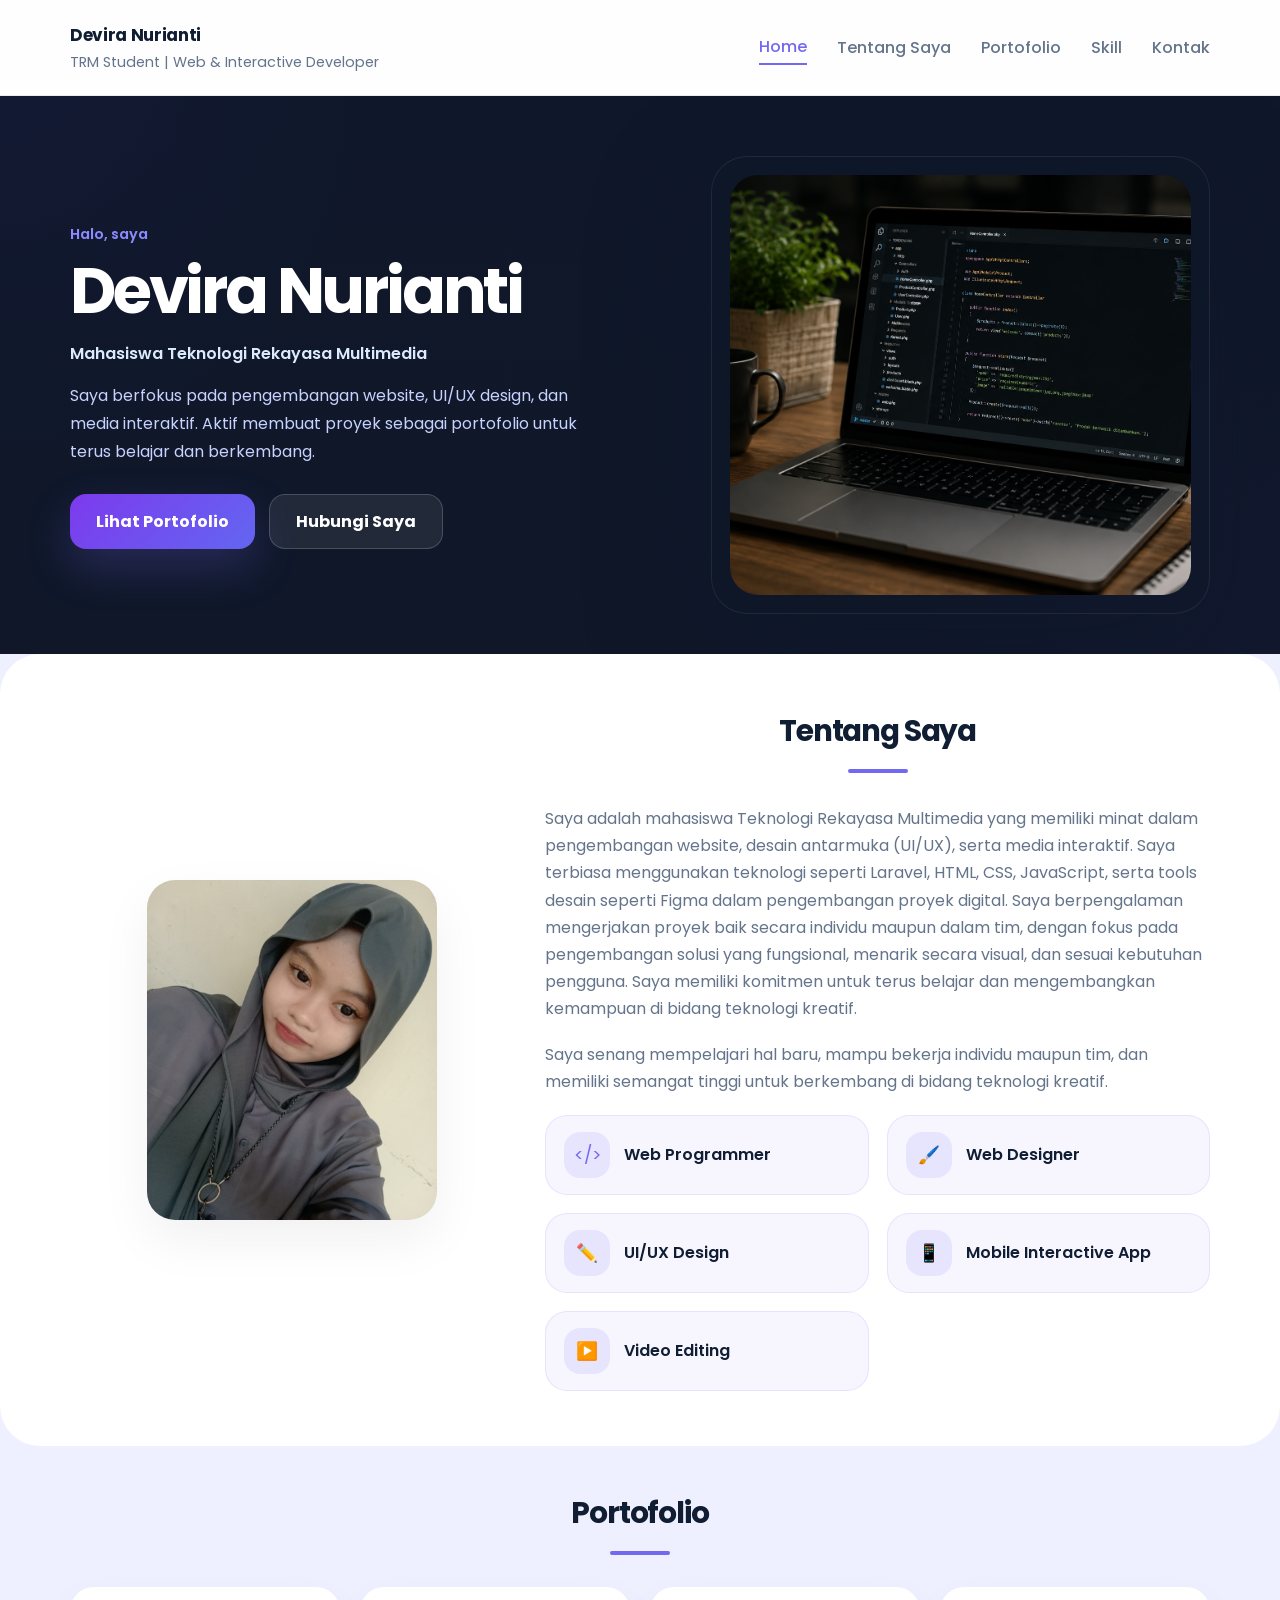
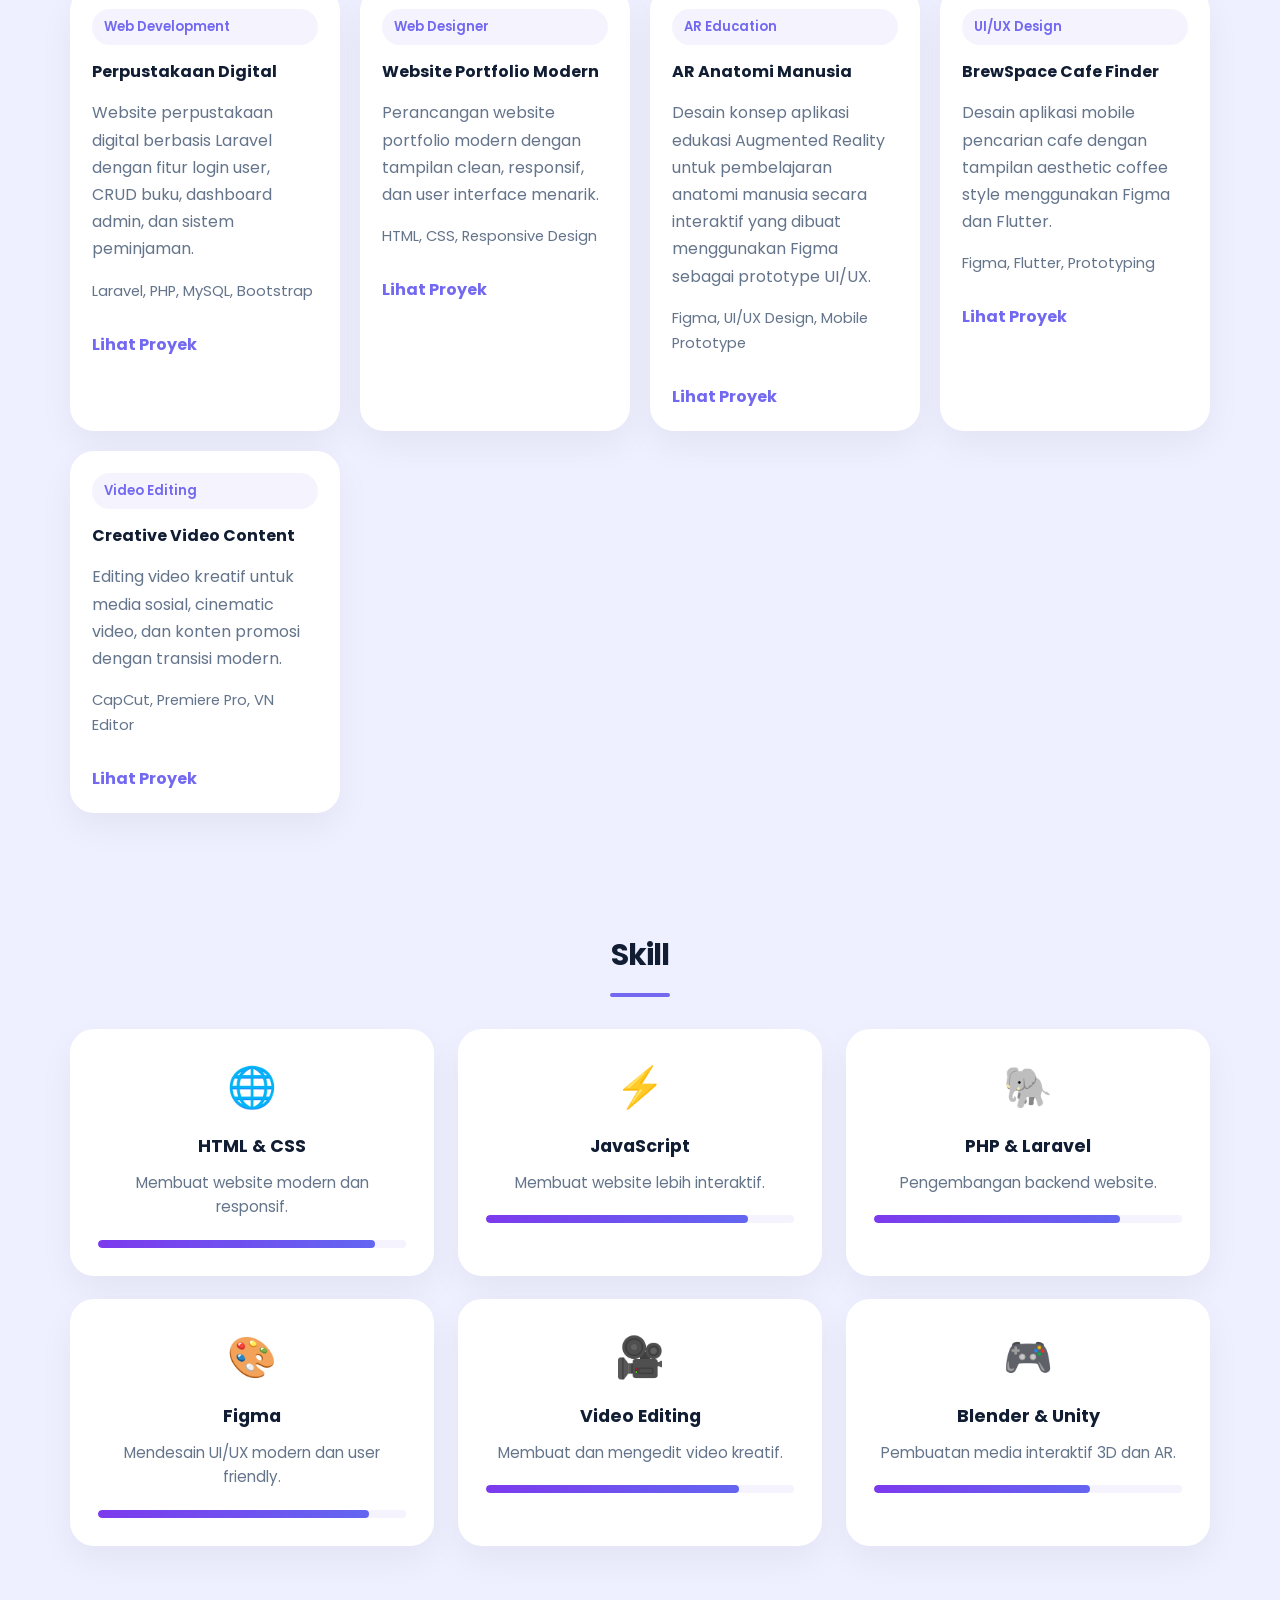
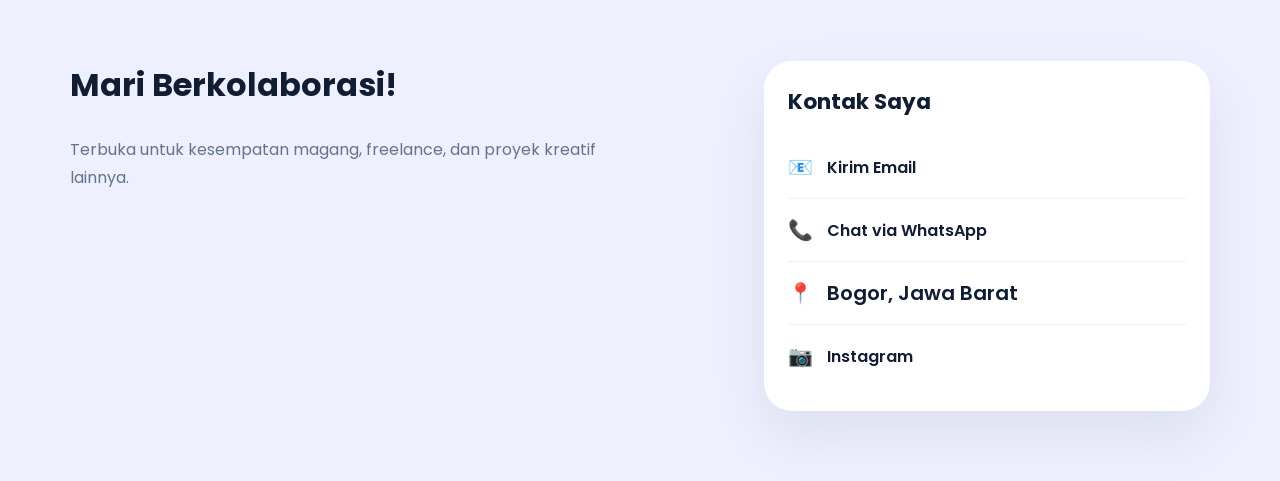
<file: index.html>
<!DOCTYPE html>
<html lang="id">
<head>
    <meta charset="UTF-8">
    <meta name="viewport" content="width=device-width, initial-scale=1.0">
    <title>Devira Nurianti | Portfolio</title>

    <!-- FONT -->
    <link rel="preconnect" href="https://fonts.googleapis.com">
    <link rel="preconnect" href="https://fonts.gstatic.com" crossorigin>
    <link href="https://fonts.googleapis.com/css2?family=Poppins:wght@400;500;600;700;800&display=swap" rel="stylesheet">

    <!-- CSS -->
    <link rel="stylesheet" href="style.css">
</head>

<body>

<!-- ================= HEADER ================= -->

<header class="site-header">

    <div class="container header-inner">

        <div class="brand">
            <div class="brand-title">Devira Nurianti</div>
            <div class="brand-subtitle">
                TRM Student | Web & Interactive Developer
            </div>
        </div>

        <button class="mobile-menu-toggle" aria-label="Buka menu" aria-expanded="false">
            <span></span>
            <span></span>
            <span></span>
        </button>

        <nav class="site-nav">
            <a href="#home" class="active">Home</a>
            <a href="#about">Tentang Saya</a>
            <a href="#portfolio">Portofolio</a>
            <a href="#skills">Skill</a>
            <a href="#contact">Kontak</a>
        </nav>

    </div>

    <!-- MOBILE NAV -->
    <div class="mobile-nav" id="mobileNav">
        <a href="#home">Home</a>
        <a href="#about">Tentang Saya</a>
        <a href="#portfolio">Portofolio</a>
        <a href="#skills">Skill</a>
        <a href="#contact">Kontak</a>
    </div>

</header>

<!-- ================= MAIN ================= -->

<main>

    <!-- ================= HERO ================= -->

    <section id="home" class="hero-section animate-up">

        <div class="container hero-grid">

            <div class="bubbles" aria-hidden="true">
                <span></span>
                <span></span>
                <span></span>
                <span></span>
                <span></span>
            </div>

            <!-- TEXT -->
            <div class="hero-copy">

                <span class="hero-label">Halo, saya</span>

                <h1>Devira Nurianti</h1>

                <p class="hero-subtitle">
                    Mahasiswa Teknologi Rekayasa Multimedia
                </p>

                <p class="hero-description">
                    Saya berfokus pada pengembangan website, UI/UX design,
                    dan media interaktif. Aktif membuat proyek sebagai
                    portofolio untuk terus belajar dan berkembang.
                </p>

                <div class="hero-actions">
                    <a href="#portfolio" class="button primary">
                        Lihat Portofolio
                    </a>

                    <a href="#contact" class="button secondary">
                        Hubungi Saya
                    </a>
                </div>

            </div>

            <!-- IMAGE -->
            <div class="hero-visual">

                <div class="hero-card">

                    <img src="images/laptop.png"
                         alt="Laptop"
                         class="hero-image">

                </div>

            </div>

        </div>

    </section>

    <!-- ================= ABOUT ================= -->

    <section id="about" class="section about-section animate-up">

        <div class="container about-grid">

            <!-- IMAGE -->
            <div class="about-image-card">

                <img src="images/gitu.jpeg"
                     alt="Foto Devira">

            </div>

            <!-- CONTENT -->
            <div class="about-content">

                <div class="section-heading">
                    <h2>Tentang Saya</h2>
                </div>

                <p>
                    Saya adalah mahasiswa Teknologi Rekayasa Multimedia yang memiliki minat dalam pengembangan website, desain antarmuka (UI/UX), serta media interaktif. Saya terbiasa menggunakan teknologi seperti Laravel, HTML, CSS, JavaScript, serta tools desain seperti Figma dalam pengembangan proyek digital.

Saya berpengalaman mengerjakan proyek baik secara individu maupun dalam tim, dengan fokus pada pengembangan solusi yang fungsional, menarik secara visual, dan sesuai kebutuhan pengguna. Saya memiliki komitmen untuk terus belajar dan mengembangkan kemampuan di bidang teknologi kreatif.
                </p>

                <p>
                    Saya senang mempelajari hal baru, mampu bekerja
                    individu maupun tim, dan memiliki semangat tinggi
                    untuk berkembang di bidang teknologi kreatif.
                </p>

                <!-- FEATURE -->
                <div class="feature-grid">

                    <div class="feature-card">
                        <span class="feature-icon">&lt;/&gt;</span>
                        <div>
                            <h3>Web Programmer</h3>
                        </div>
                    </div>

                    <div class="feature-card">
                        <span class="feature-icon">🖌️</span>
                        <div>
                            <h3>Web Designer</h3>
                        </div>
                    </div>

                    <div class="feature-card">
                        <span class="feature-icon">✏️</span>
                        <div>
                            <h3>UI/UX Design</h3>
                        </div>
                    </div>

                    <div class="feature-card">
                        <span class="feature-icon">📱</span>
                        <div>
                            <h3>Mobile Interactive App</h3>
                        </div>
                    </div>

                    <div class="feature-card">
                        <span class="feature-icon">▶️</span>
                        <div>
                            <h3>Video Editing</h3>
                        </div>
                    </div>

                </div>

            </div>

        </div>

    </section>

    <!-- ================= PORTFOLIO ================= -->

    <section id="portfolio" class="section portfolio-section animate-up">

        <div class="container">

            <div class="section-heading">
                <h2>Portofolio</h2>
            </div>

            <div class="portfolio-grid">

                <!-- CARD 1 -->
                <article class="portfolio-card">

                    <div class="portfolio-tag">
                        Web Development
                    </div>

                    <h3>Perpustakaan Digital</h3>

                    <p>
                        Website perpustakaan digital berbasis Laravel
                        dengan fitur login user, CRUD buku,
                        dashboard admin, dan sistem peminjaman.
                    </p>

                    <p class="portfolio-foot">
                        Laravel, PHP, MySQL, Bootstrap
                    </p>

                    <a href="project-website-pemesanan.html"
                       class="card-link">
                        Lihat Proyek
                    </a>

                </article>

                <!-- CARD 2 -->
                <article class="portfolio-card">

                    <div class="portfolio-tag">
                        Web Designer
                    </div>

                    <h3>Website Portfolio Modern</h3>

                    <p>
                        Perancangan website portfolio modern
                        dengan tampilan clean, responsif,
                        dan user interface menarik.
                    </p>

                    <p class="portfolio-foot">
                        HTML, CSS, Responsive Design
                    </p>

                    <a href="project-uiux.html"
                       class="card-link">
                        Lihat Proyek
                    </a>

                </article>

                <!-- CARD 3 -->
                <article class="portfolio-card">

                    <div class="portfolio-tag">
                        AR Education
                    </div>

                    <h3>AR Anatomi Manusia</h3>

                    <p>
                        Desain konsep aplikasi edukasi Augmented Reality
                         untuk pembelajaran anatomi manusia secara interaktif
                        yang dibuat menggunakan Figma sebagai prototype UI/UX.
                    </p>

                    <p class="portfolio-foot">
                         Figma, UI/UX Design, Mobile Prototype
                    </p>

                    <a href="project-tara.html"
                       class="card-link">
                        Lihat Proyek
                    </a>

                </article>

                <!-- CARD 4 -->
                <article class="portfolio-card">

                    <div class="portfolio-tag">
                        UI/UX Design
                    </div>

                    <h3>BrewSpace Cafe Finder</h3>

                    <p>
                        Desain aplikasi mobile pencarian cafe
                        dengan tampilan aesthetic coffee style
                        menggunakan Figma dan Flutter.
                    </p>

                    <p class="portfolio-foot">
                        Figma, Flutter, Prototyping
                    </p>

                    <a href="projek-mobile.html"
                       class="card-link">
                        Lihat Proyek
                    </a>

                </article>

                <!-- CARD 5 -->
                <article class="portfolio-card">

                    <div class="portfolio-tag">
                        Video Editing
                    </div>

                    <h3>Creative Video Content</h3>

                    <p>
                        Editing video kreatif untuk media sosial,
                        cinematic video, dan konten promosi
                        dengan transisi modern.
                    </p>

                    <p class="portfolio-foot">
                        CapCut, Premiere Pro, VN Editor
                    </p>

                    <a href="project-3d-vr.html"
                       class="card-link">
                        Lihat Proyek
                    </a>

                </article>

            </div>

        </div>

    </section>

    <!-- ================= SKILLS ================= -->

    <section id="skills" class="section skills-section animate-up">

        <div class="container">

            <div class="section-heading">
                <h2>Skill</h2>
            </div>

            <div class="skills-grid">

                <div class="skill-card">
                    <div class="skill-icon">🌐</div>
                    <h3>HTML & CSS</h3>
                    <p>Membuat website modern dan responsif.</p>

                    <div class="skill-level">
                        <div class="skill-bar" style="width: 90%;"></div>
                    </div>
                </div>

                <div class="skill-card">
                    <div class="skill-icon">⚡</div>
                    <h3>JavaScript</h3>
                    <p>Membuat website lebih interaktif.</p>

                    <div class="skill-level">
                        <div class="skill-bar" style="width: 85%;"></div>
                    </div>
                </div>

                <div class="skill-card">
                    <div class="skill-icon">🐘</div>
                    <h3>PHP & Laravel</h3>
                    <p>Pengembangan backend website.</p>

                    <div class="skill-level">
                        <div class="skill-bar" style="width: 80%;"></div>
                    </div>
                </div>

                <div class="skill-card">
                    <div class="skill-icon">🎨</div>
                    <h3>Figma</h3>
                    <p>Mendesain UI/UX modern dan user friendly.</p>

                    <div class="skill-level">
                        <div class="skill-bar" style="width: 88%;"></div>
                    </div>
                </div>

                <div class="skill-card">
                    <div class="skill-icon">🎥</div>
                    <h3>Video Editing</h3>
                    <p>Membuat dan mengedit video kreatif.</p>

                    <div class="skill-level">
                        <div class="skill-bar" style="width: 82%;"></div>
                    </div>
                </div>

                <div class="skill-card">
                    <div class="skill-icon">🎮</div>
                    <h3>Blender & Unity</h3>
                    <p>Pembuatan media interaktif 3D dan AR.</p>

                    <div class="skill-level">
                        <div class="skill-bar" style="width: 70%;"></div>
                    </div>
                </div>

            </div>

        </div>

    </section>

    <!-- ================= CONTACT ================= -->

    <section id="contact" class="section collaborate-section animate-up">

        <div class="container collaborate-grid">

            <!-- TEXT -->
            <div>

                <h2>Mari Berkolaborasi!</h2>

                <p>
                    Terbuka untuk kesempatan magang,
                    freelance, dan proyek kreatif lainnya.
                </p>

            </div>

            <!-- CONTACT -->
            <div class="contact-card">

                <h3>Kontak Saya</h3>

                    <div class="contact-item">
                    <span>📧</span>
                    <a href="https://mail.google.com/mail/?view=cm&fs=1&to=deviranurianti@gmail.com" target="_blank" rel="noopener noreferrer">
                        Kirim Email
                    </a>
                </div>

                <div class="contact-item">
                    <span>📞</span>
                    <a href="https://wa.me/qr/73N7Q6TLWQPTN1" target="_blank" rel="noopener noreferrer">
                        Chat via WhatsApp
                    </a>
                </div>

                <div class="contact-item">
                    <span>📍</span>
                    <span>Bogor, Jawa Barat</span>
                </div>

                <div class="contact-item">
                    <span>📷</span>
                    <a href="https://www.instagram.com/vrn.de?igsh=MTEzZW9iM2s1ejR0cQ==" target="_blank" rel="noopener noreferrer">
                        Instagram
                    </a>
                </div>

            </div>

        </div>

    </section>

</main>

<!-- JS -->
<script src="script.js"></script>

</body>
</html>
</file>
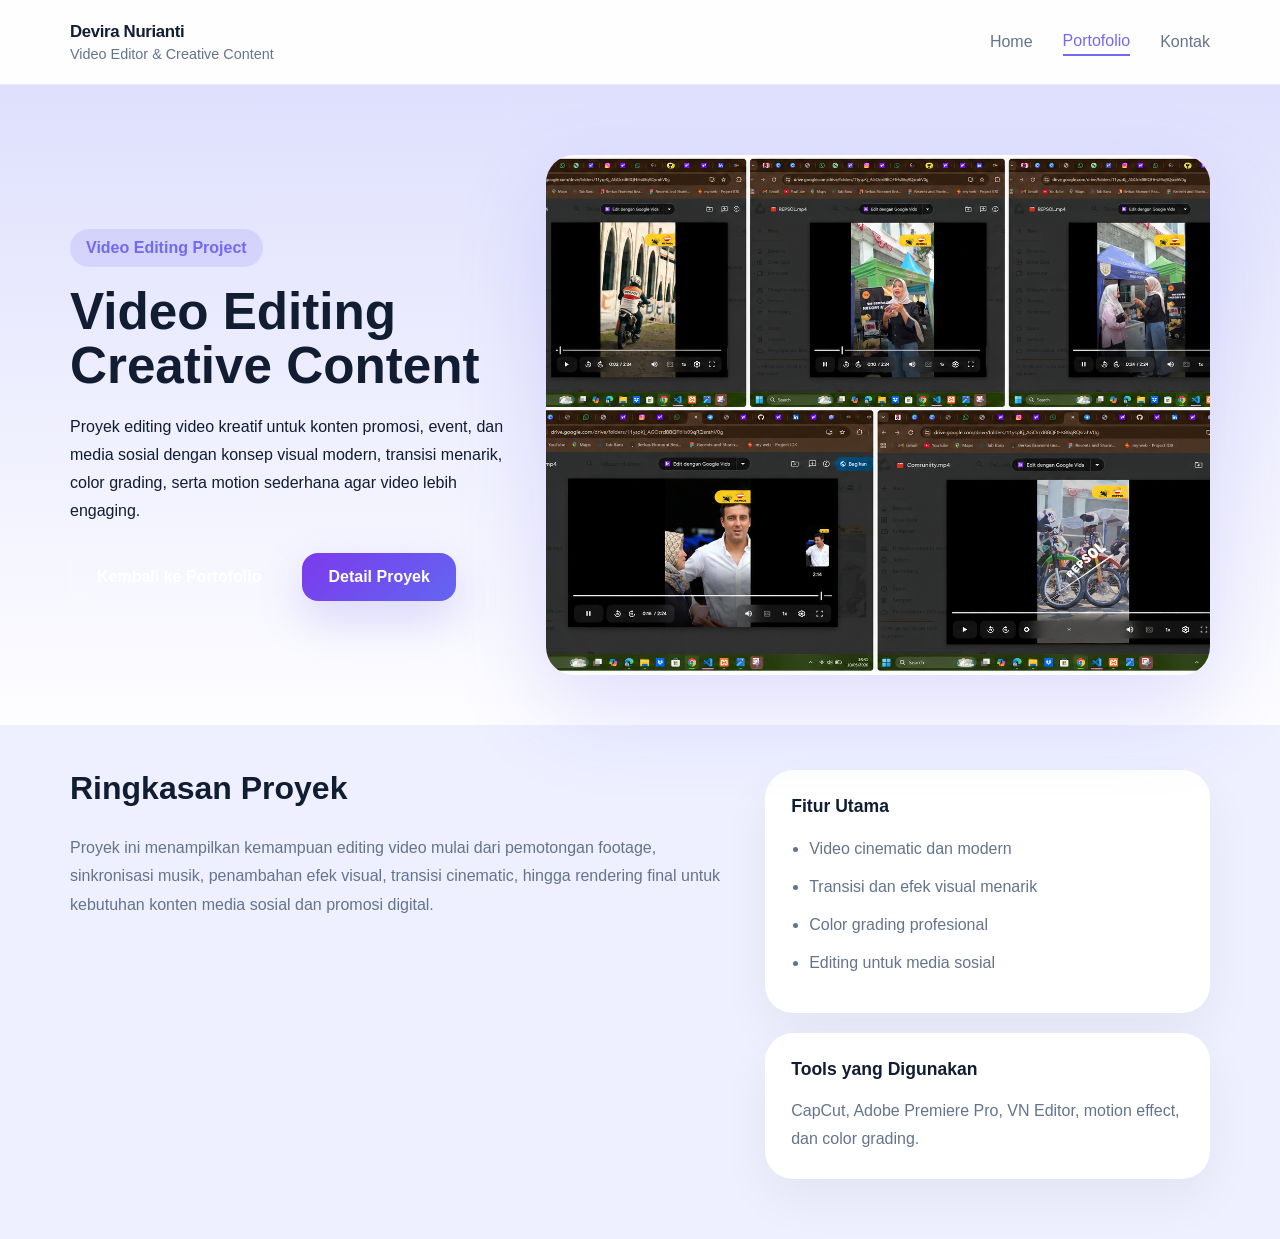
<file: project-3d-vr.html>
<!DOCTYPE html>
<html lang="id">
<head>
    <meta charset="UTF-8">
    <meta name="viewport" content="width=device-width, initial-scale=1.0">
    <title>Video Editing Creative Content | Devira Nurianti</title>
    <link rel="stylesheet" href="style.css">
</head>
<body>

<header class="site-header">
    <div class="container header-inner">

        <div class="brand">
            <div class="brand-title">Devira Nurianti</div>
            <div class="brand-subtitle">Video Editor & Creative Content</div>
        </div>

        <nav class="site-nav">
            <a href="index.html#home">Home</a>
            <a href="index.html#portfolio" class="active">Portofolio</a>
            <a href="index.html#contact">Kontak</a>
        </nav>

    </div>
</header>

<main>

    <section class="project-hero">
        <div class="container project-hero-grid">

            <div>

                <div class="project-badge">Video Editing Project</div>

                <h1>Video Editing Creative Content</h1>

                <p class="project-lead">
                    Proyek editing video kreatif untuk konten promosi, event,
                    dan media sosial dengan konsep visual modern, transisi menarik,
                    color grading, serta motion sederhana agar video lebih engaging.
                </p>

                <div class="hero-actions">
                    <a href="index.html#portfolio" class="button secondary">Kembali ke Portofolio</a>
                    <a href="#details" class="button primary">Detail Proyek</a>
                </div>

            </div>

            <div class="project-hero-card">
                <img src="images/editing.png" alt="Preview Video Editing" class="project-preview-image">
            </div>

        </div>
    </section>

    <section id="details" class="section project-section">
        <div class="container">

            <div class="project-info-grid">

                <div class="project-text">

                    <h2>Ringkasan Proyek</h2>

                    <p>
                        Proyek ini menampilkan kemampuan editing video mulai dari
                        pemotongan footage, sinkronisasi musik, penambahan efek visual,
                        transisi cinematic, hingga rendering final untuk kebutuhan
                        konten media sosial dan promosi digital.
                    </p>

                </div>

                <div class="project-list">

                    <div class="project-feature-card">
                        <h3>Fitur Utama</h3>
                        <ul>
                            <li>Video cinematic dan modern</li>
                            <li>Transisi dan efek visual menarik</li>
                            <li>Color grading profesional</li>
                            <li>Editing untuk media sosial</li>
                        </ul>
                    </div>

                    <div class="project-feature-card">
                        <h3>Tools yang Digunakan</h3>
                        <p>
                            CapCut, Adobe Premiere Pro, VN Editor,
                            motion effect, dan color grading.
                        </p>
                    </div>

                </div>

            </div>

        </div>
    </section>

</main>

</body>
</html>
</file>
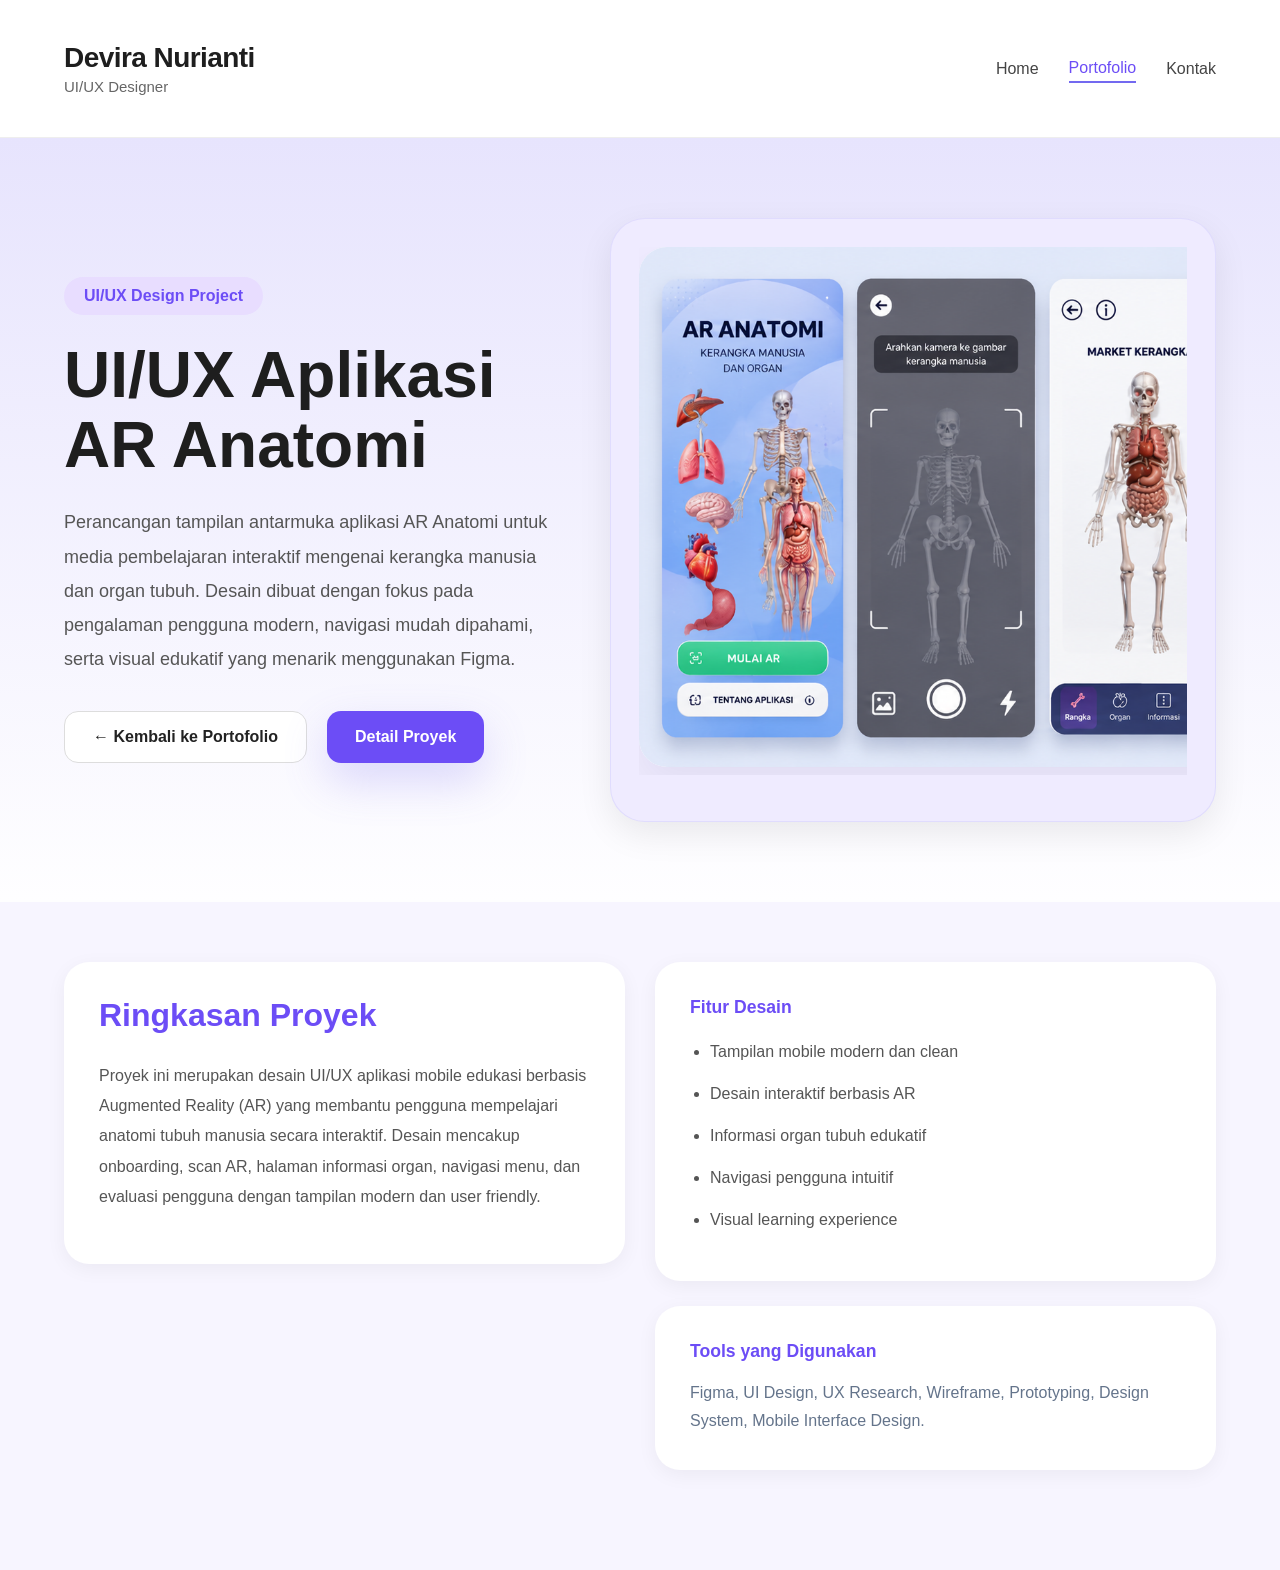
<file: project-tara.html>
<!DOCTYPE html>
<html lang="id">
<head>
    <meta charset="UTF-8">
    <meta name="viewport" content="width=device-width, initial-scale=1.0">
    <title>UI/UX Design Aplikasi AR Anatomi | Devira Nurianti</title>

    <link rel="stylesheet" href="style.css">

    <style>

        body{
            margin:0;
            font-family: 'Poppins', sans-serif;
            background:#f7f5ff;
            color:#1e1e1e;
        }

        .container{
            width:90%;
            max-width:1300px;
            margin:auto;
        }

        /* HEADER */

        .site-header{
            background:#fff;
            padding:20px 0;
            border-bottom:1px solid #eee;
        }

        .header-inner{
            display:flex;
            justify-content:space-between;
            align-items:center;
        }

        .brand-title{
            font-size:28px;
            font-weight:700;
        }

        .brand-subtitle{
            color:#666;
            font-size:15px;
        }

        .site-nav{
            display:flex;
            gap:30px;
        }

        .site-nav a{
            text-decoration:none;
            color:#444;
            font-weight:500;
        }

        .site-nav a.active{
            color:#6c4df6;
        }

        /* HERO */

        .project-hero{
            padding:80px 0;
        }

        .project-hero-grid{
            display:grid;
            grid-template-columns:0.9fr 1.1fr;
            gap:50px;
            align-items:center;
        }

        .project-badge{
            display:inline-block;
            padding:10px 20px;
            border-radius:50px;
            background:#e8ddff;
            color:#6c4df6;
            font-weight:600;
            margin-bottom:25px;
        }

        .project-hero h1{
            font-size:64px;
            line-height:1.1;
            margin-bottom:25px;
        }

        .project-lead{
            color:#555;
            line-height:1.9;
            font-size:18px;
        }

        .hero-actions{
            margin-top:35px;
            display:flex;
            gap:20px;
        }

        .button{
            padding:16px 28px;
            border-radius:14px;
            text-decoration:none;
            font-weight:600;
            transition:.3s;
        }

        .button.primary{
            background:#6c4df6;
            color:#fff;
        }

        .button.secondary{
            background:#fff;
            color:#222;
            border:1px solid #ddd;
        }

        .button:hover{
            transform:translateY(-3px);
        }

        /* IMAGE PANEL */

        .project-preview-panel{
            background:#efebff;
            padding:28px;
            border-radius:35px;
            box-shadow:0 12px 34px rgba(0,0,0,0.08);
        }

        .project-preview-slider{
            display:flex;
            gap:18px;
            overflow-x:auto;
            padding-bottom:8px;
            scroll-snap-type:x mandatory;
            -webkit-overflow-scrolling:touch;
        }

        .slide-card{
            min-width:280px;
            flex:0 0 auto;
            border-radius:28px;
            overflow:hidden;
            background:#fff;
            box-shadow:0 18px 40px rgba(15,23,42,0.06);
            scroll-snap-align:center;
        }

        .slide-card img{
            width:100%;
            height:520px;
            object-fit:cover;
            display:block;
        }

        .project-image-caption{
            margin-top:18px;
            color:#555;
            font-size:0.95rem;
            text-align:right;
            font-weight:600;
        }

        /* DETAIL */

        .project-section{
            padding:60px 0 100px;
        }

        .project-info-grid{
            display:grid;
            grid-template-columns:1fr 1fr;
            gap:30px;
        }

        .project-text,
        .project-feature-card{
            background:#fff;
            padding:35px;
            border-radius:25px;
            box-shadow:0 5px 20px rgba(0,0,0,0.05);
        }

        .project-text h2,
        .project-feature-card h3{
            margin-top:0;
            color:#6c4df6;
        }

        .project-text p{
            line-height:1.9;
            color:#555;
        }

        .project-feature-card ul{
            padding-left:20px;
            line-height:2;
            color:#555;
        }

        .project-list{
            display:flex;
            flex-direction:column;
            gap:25px;
        }

        /* RESPONSIVE */

        @media(max-width:992px){

            .project-hero-grid,
            .project-info-grid{
                grid-template-columns:1fr;
            }

            .project-hero h1{
                font-size:42px;
            }

        }

    </style>

</head>
<body>

<header class="site-header">

    <div class="container header-inner">

        <div class="brand">
            <div class="brand-title">Devira Nurianti</div>
            <div class="brand-subtitle">UI/UX Designer</div>
        </div>

        <nav class="site-nav">
            <a href="index.html#home">Home</a>
            <a href="index.html#portfolio" class="active">Portofolio</a>
            <a href="index.html#contact">Kontak</a>
        </nav>

    </div>

</header>

<main>

    <!-- HERO -->
    <section class="project-hero">

        <div class="container project-hero-grid">

            <div>

                <div class="project-badge">
                    UI/UX Design Project
                </div>

                <h1>
                    UI/UX Aplikasi AR Anatomi
                </h1>

                <p class="project-lead">
                    Perancangan tampilan antarmuka aplikasi AR Anatomi
                    untuk media pembelajaran interaktif mengenai kerangka manusia
                    dan organ tubuh. Desain dibuat dengan fokus pada pengalaman
                    pengguna modern, navigasi mudah dipahami, serta visual edukatif
                    yang menarik menggunakan Figma.
                </p>

                <div class="hero-actions">

                    <a href="index.html#portfolio" class="button secondary">
                        ← Kembali ke Portofolio
                    </a>

                    <a href="#details" class="button primary">
                        Detail Proyek
                    </a>

                </div>

            </div>

            <!-- IMAGE -->
            <div class="project-preview-panel">
                <div class="project-preview-slider">
                    <div class="slide-card">
                        <img src="images/rangka.png" alt="Slide 1" />
                    </div>
                
                </div>
                <div class="project-image-caption"></div>
            </div>

        </div>

    </section>

    <!-- DETAIL -->
    <section id="details" class="project-section">

        <div class="container">

            <div class="project-info-grid">

                <div class="project-text">

                    <h2>Ringkasan Proyek</h2>

                    <p>
                        Proyek ini merupakan desain UI/UX aplikasi mobile edukasi
                        berbasis Augmented Reality (AR) yang membantu pengguna
                        mempelajari anatomi tubuh manusia secara interaktif.
                        Desain mencakup onboarding, scan AR, halaman informasi organ,
                        navigasi menu, dan evaluasi pengguna dengan tampilan modern
                        dan user friendly.
                    </p>

                </div>

                <div class="project-list">

                    <div class="project-feature-card">

                        <h3>Fitur Desain</h3>

                        <ul>
                            <li>Tampilan mobile modern dan clean</li>
                            <li>Desain interaktif berbasis AR</li>
                            <li>Informasi organ tubuh edukatif</li>
                            <li>Navigasi pengguna intuitif</li>
                            <li>Visual learning experience</li>
                        </ul>

                    </div>

                    <div class="project-feature-card">

                        <h3>Tools yang Digunakan</h3>

                        <p>
                            Figma, UI Design, UX Research, Wireframe,
                            Prototyping, Design System, Mobile Interface Design.
                        </p>

                    </div>

                </div>

            </div>

        </div>

    </section>

</main>

</body>
</html>
</file>
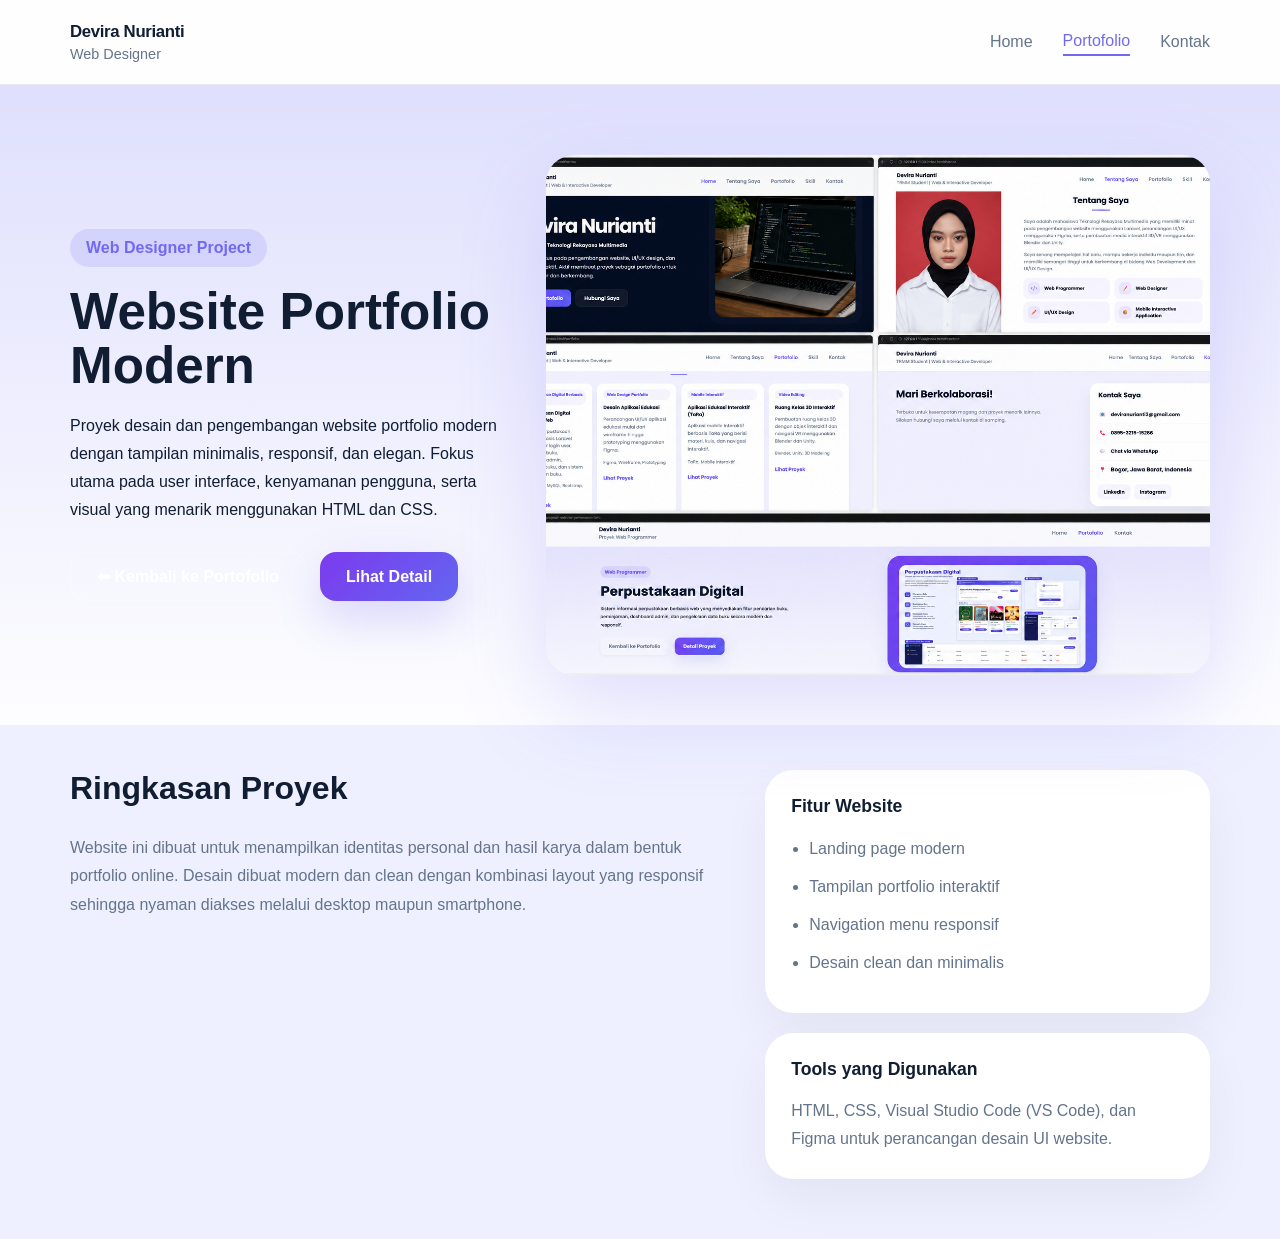
<file: project-uiux.html>
<!DOCTYPE html>
<html lang="id">
<head>
    <meta charset="UTF-8">
    <meta name="viewport" content="width=device-width, initial-scale=1.0">
    <title>Web Designer Portfolio | Devira Nurianti</title>
    <link rel="stylesheet" href="style.css">
</head>
<body>

<header class="site-header">
    <div class="container header-inner">

        <div class="brand">
            <div class="brand-title">Devira Nurianti</div>
            <div class="brand-subtitle">Web Designer</div>
        </div>

        <nav class="site-nav">
            <a href="index.html#home">Home</a>
            <a href="index.html#portfolio" class="active">Portofolio</a>
            <a href="index.html#contact">Kontak</a>
        </nav>

    </div>
</header>

<main>

    <!-- HERO SECTION -->
    <section class="project-hero">
        <div class="container project-hero-grid">

            <div>

                <div class="project-badge">Web Designer Project</div>

                <h1>Website Portfolio Modern</h1>

                <p class="project-lead">
                    Proyek desain dan pengembangan website portfolio modern dengan tampilan
                    minimalis, responsif, dan elegan. Fokus utama pada user interface,
                    kenyamanan pengguna, serta visual yang menarik menggunakan HTML dan CSS.
                </p>

                <div class="hero-actions">
                    <a href="index.html#portfolio" class="button secondary">⬅ Kembali ke Portofolio</a>
                    <a href="#details" class="button primary">Lihat Detail</a>
                </div>

            </div>

            <div class="project-hero-card">
                <img src="images/protofolio.png" alt="Preview Website Portfolio" class="project-preview-image">
            </div>

        </div>
    </section>

    <!-- DETAIL SECTION -->
    <section id="details" class="section project-section">
        <div class="container">

            <div class="project-info-grid">

                <div class="project-text">

                    <h2>Ringkasan Proyek</h2>

                    <p>
                        Website ini dibuat untuk menampilkan identitas personal dan hasil karya
                        dalam bentuk portfolio online. Desain dibuat modern dan clean dengan
                        kombinasi layout yang responsif sehingga nyaman diakses melalui desktop
                        maupun smartphone.
                    </p>

                </div>

                <div class="project-list">

                    <div class="project-feature-card">
                        <h3>Fitur Website</h3>
                        <ul>
                            <li>Landing page modern</li>
                            <li>Tampilan portfolio interaktif</li>
                            <li>Navigation menu responsif</li>
                            <li>Desain clean dan minimalis</li>
                        </ul>
                    </div>

                    <div class="project-feature-card">
                        <h3>Tools yang Digunakan</h3>
                        <p>
                            HTML, CSS, Visual Studio Code (VS Code),
                            dan Figma untuk perancangan desain UI website.
                        </p>
                    </div>

                </div>

            </div>

        </div>
    </section>

</main>

</body>
</html>
</file>
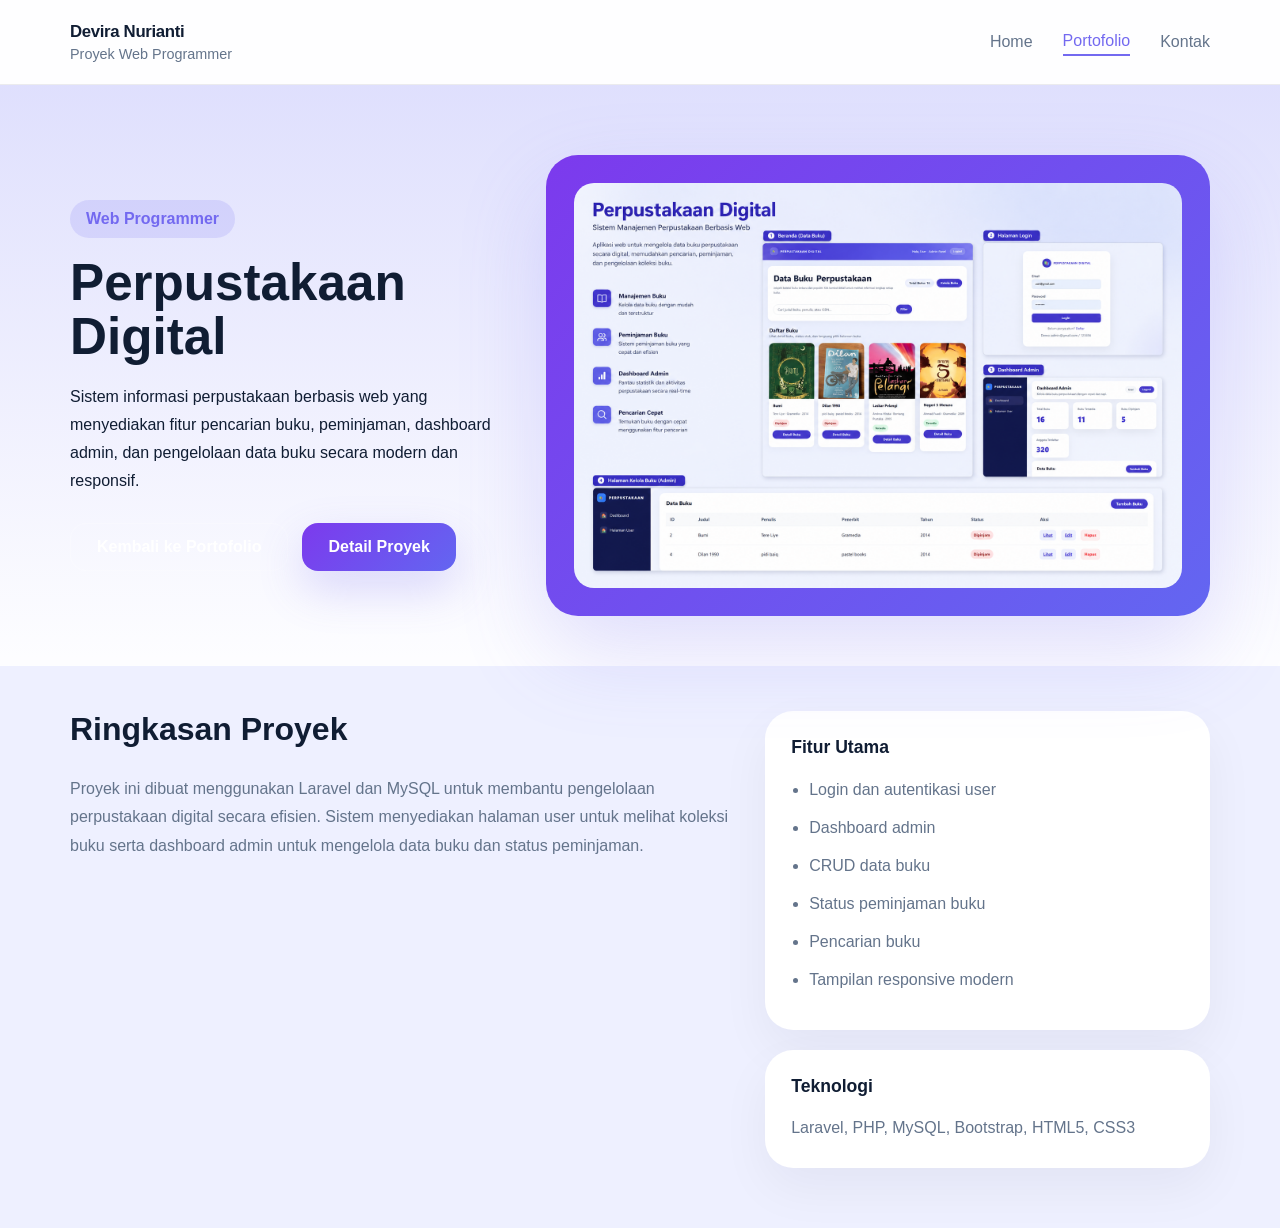
<file: project-website-pemesanan.html>
<!DOCTYPE html>
<html lang="id">
<head>
    <meta charset="UTF-8">
    <meta name="viewport" content="width=device-width, initial-scale=1.0">
    <title>Perpustakaan Digital | Devira Nurianti</title>
    <link rel="stylesheet" href="style.css">
</head>

<body>

<header class="site-header">
    <div class="container header-inner">

        <div class="brand">
            <div class="brand-title">Devira Nurianti</div>
            <div class="brand-subtitle">Proyek Web Programmer</div>
        </div>

        <nav class="site-nav">
            <a href="index.html#home">Home</a>
            <a href="index.html#portfolio" class="active">Portofolio</a>
            <a href="index.html#contact">Kontak</a>
        </nav>

    </div>
</header>

<main>

    <!-- HERO -->
    <section class="project-hero">

        <div class="container project-hero-grid">

            <div>

                <div class="project-badge">
                    Web Programmer 
                </div>

                <h1>Perpustakaan Digital</h1>

                <p class="project-lead">
                    Sistem informasi perpustakaan berbasis web yang menyediakan fitur pencarian buku,
                    peminjaman, dashboard admin, dan pengelolaan data buku secara modern dan responsif.
                </p>

                <div class="hero-actions">
                    <a href="index.html#portfolio" class="button secondary">
                        Kembali ke Portofolio
                    </a>

                    <a href="#details" class="button primary">
                        Detail Proyek
                    </a>
                </div>

            </div>

            <!-- PREVIEW -->
            <div class="project-hero-card">

                <div class="project-card-visual">

                    <img src="images/buku.png"
                         alt="Preview Website Perpustakaan"
                         style="width:100%; border-radius:20px;">

                </div>

            </div>

        </div>

    </section>

    <!-- DETAIL -->
    <section id="details" class="section project-section">

        <div class="container">

            <div class="project-info-grid">

                <!-- TEXT -->
                <div class="project-text">

                    <h2>Ringkasan Proyek</h2>

                    <p>
                        Proyek ini dibuat menggunakan Laravel dan MySQL untuk membantu pengelolaan
                        perpustakaan digital secara efisien. Sistem menyediakan halaman user
                        untuk melihat koleksi buku serta dashboard admin untuk mengelola
                        data buku dan status peminjaman.
                    </p>

                </div>

                <!-- FITUR -->
                <div class="project-list">

                    <div class="project-feature-card">

                        <h3>Fitur Utama</h3>

                        <ul>
                            <li>Login dan autentikasi user</li>
                            <li>Dashboard admin</li>
                            <li>CRUD data buku</li>
                            <li>Status peminjaman buku</li>
                            <li>Pencarian buku</li>
                            <li>Tampilan responsive modern</li>
                        </ul>

                    </div>

                    <!-- TEKNOLOGI -->
                    <div class="project-feature-card">

                        <h3>Teknologi</h3>

                        <p>
                            Laravel, PHP, MySQL, Bootstrap,
                            HTML5, CSS3
                        </p>

                    </div>

                </div>

            </div>

        </div>

    </section>

</main>

</body>
</html>
</file>
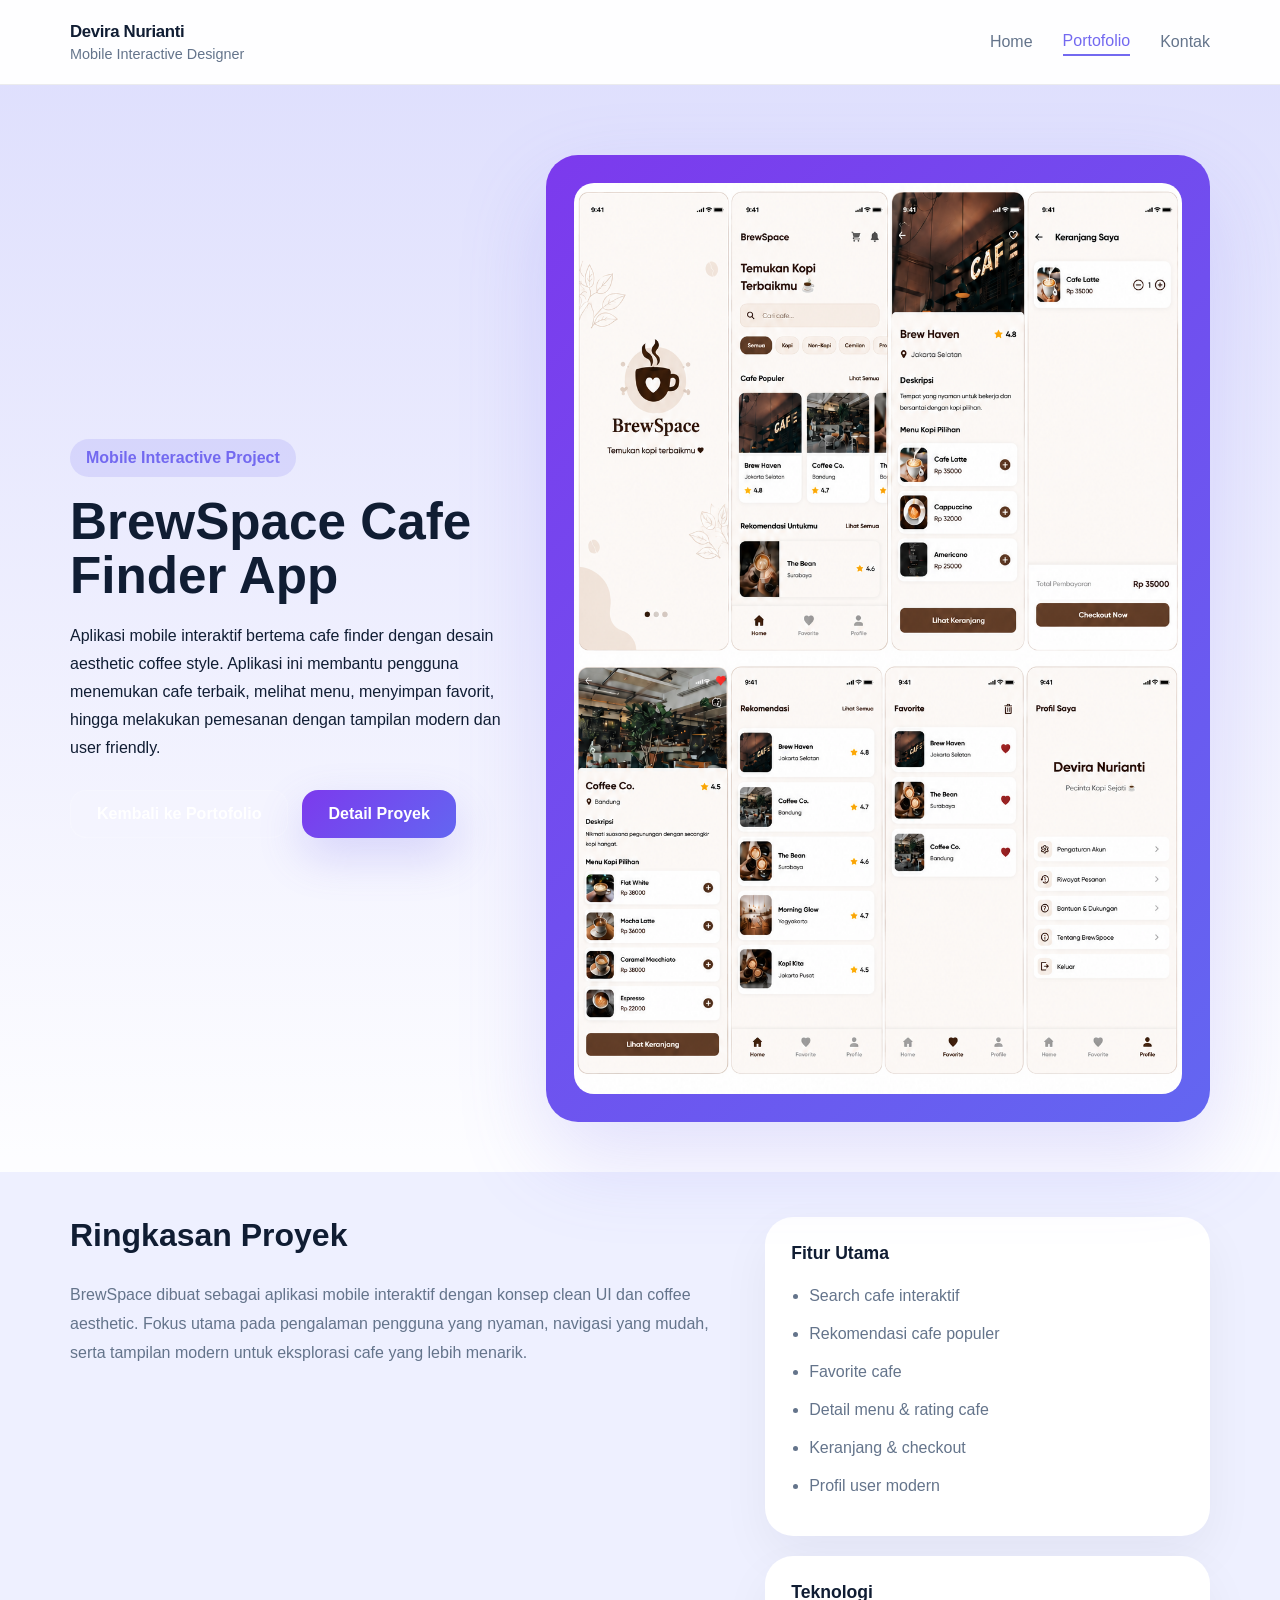
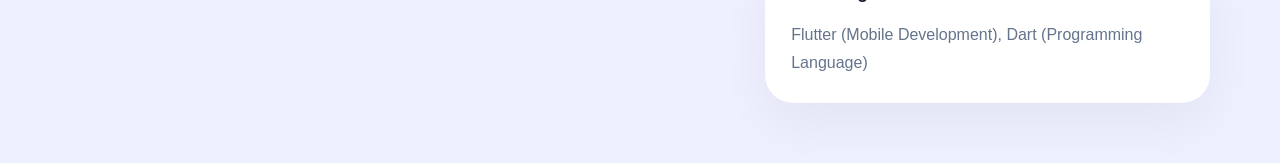
<file: projek-mobile.html>
<!DOCTYPE html>
<html lang="id">
<head>
    <meta charset="UTF-8">
    <meta name="viewport" content="width=device-width, initial-scale=1.0">
    <title>BrewSpace Mobile App | Devira Nurianti</title>
    <link rel="stylesheet" href="style.css">
</head>

<body>

<header class="site-header">
    <div class="container header-inner">

        <div class="brand">
            <div class="brand-title">Devira Nurianti</div>
            <div class="brand-subtitle">Mobile Interactive Designer</div>
        </div>

        <nav class="site-nav">
            <a href="index.html#home">Home</a>
            <a href="index.html#portfolio" class="active">Portofolio</a>
            <a href="index.html#contact">Kontak</a>
        </nav>

    </div>
</header>

<main>

    <!-- HERO -->
    <section class="project-hero">

        <div class="container project-hero-grid">

            <div>

                <div class="project-badge">
                    Mobile Interactive Project
                </div>

                <h1>BrewSpace Cafe Finder App</h1>

                <p class="project-lead">
                    Aplikasi mobile interaktif bertema cafe finder dengan desain aesthetic coffee style.
                    Aplikasi ini membantu pengguna menemukan cafe terbaik, melihat menu, menyimpan favorit,
                    hingga melakukan pemesanan dengan tampilan modern dan user friendly.
                </p>

                <div class="hero-actions">
                    <a href="index.html#portfolio" class="button secondary">
                        Kembali ke Portofolio
                    </a>

                    <a href="#details" class="button primary">
                        Detail Proyek
                    </a>
                </div>

            </div>

            <!-- PREVIEW -->
            <div class="project-hero-card">

                <div class="project-card-visual">

                    <img src="images/coffi2.png"
                         alt="Preview BrewSpace Mobile App"
                         style="width:100%; border-radius:20px;">

                </div>

            </div>

        </div>

    </section>

    <!-- DETAIL -->
    <section id="details" class="section project-section">

        <div class="container">

            <div class="project-info-grid">

                <!-- TEXT -->
                <div class="project-text">

                    <h2>Ringkasan Proyek</h2>

                    <p>
                        BrewSpace dibuat sebagai aplikasi mobile interaktif dengan konsep clean UI dan coffee aesthetic.
                        Fokus utama pada pengalaman pengguna yang nyaman, navigasi yang mudah, serta tampilan modern
                        untuk eksplorasi cafe yang lebih menarik.
                    </p>

                </div>

                <!-- FITUR -->
                <div class="project-list">

                    <div class="project-feature-card">

                        <h3>Fitur Utama</h3>

                        <ul>
                            <li>Search cafe interaktif</li>
                            <li>Rekomendasi cafe populer</li>
                            <li>Favorite cafe</li>
                            <li>Detail menu & rating cafe</li>
                            <li>Keranjang & checkout</li>
                            <li>Profil user modern</li>
                        </ul>

                    </div>

                    <!-- TEKNOLOGI -->
                    <div class="project-feature-card">

                        <h3>Teknologi</h3>

                        <p>
                            Flutter (Mobile Development),
                            Dart (Programming Language)
                        </p>

                    </div>

                </div>

            </div>

        </div>

    </section>

</main>

</body>
</html>
</file>
<file: style.css>
/* ================= GLOBAL ================= */

:root {
    color-scheme: dark;
    --bg: #eef0ff;
    --surface: rgba(255,255,255,0.98);
    --surface-strong: #ffffff;
    --text: #101d33;
    --muted: #64748b;
    --primary: #7369f0;
    --primary-dark: #4f3ff6;
    --accent: #6f5cf4;
    --border: rgba(114, 109, 210, 0.18);
}

* {
    box-sizing: border-box;
}

body {
    margin: 0;
    font-family: 'Poppins', sans-serif;
    background: var(--bg);
    color: var(--text);
    scroll-behavior: smooth;
}

img {
    display: block;
    max-width: 100%;
}

::selection {
    background: rgba(115, 105, 240, 0.22);
    color: var(--text);
}

a {
    color: inherit;
    text-decoration: none;
}

button,
input,
textarea {
    font: inherit;
}

.container {
    width: min(1140px, calc(100% - 40px));
    margin: 0 auto;
}

/* ================= HEADER ================= */

.site-header {
    position: sticky;
    top: 0;
    z-index: 20;
    background: rgba(255,255,255,0.9);
    backdrop-filter: blur(18px);
    border-bottom: 1px solid rgba(15, 23, 42, 0.08);
}

.header-inner {
    display: flex;
    align-items: center;
    justify-content: space-between;
    padding: 22px 0;
}

.brand-title {
    font-size: 1.05rem;
    font-weight: 700;
    letter-spacing: -0.02em;
}

.brand-subtitle {
    margin-top: 4px;
    font-size: 0.9rem;
    color: var(--muted);
}

.site-nav {
    display: flex;
    gap: 30px;
    align-items: center;
}

.site-nav a {
    color: var(--muted);
    font-weight: 500;
    position: relative;
    transition: color 0.25s ease, transform 0.25s ease;
}

.site-nav a:hover,
.site-nav a.active {
    color: var(--primary);
    transform: translateY(-1px);
}

.site-nav a::after {
    content: '';
    position: absolute;
    left: 0;
    bottom: -6px;
    width: 100%;
    height: 2px;
    background: var(--primary);
    transform: scaleX(0);
    transform-origin: center;
    transition: transform 0.25s ease;
}

.site-nav a:hover::after,
.site-nav a.active::after {
    transform: scaleX(1);
}

/* ================= HERO ================= */

.hero-section {
    padding: 60px 0 40px;
    background: radial-gradient(circle at top left, rgba(67, 56, 170, 0.18), transparent 26%), radial-gradient(circle at bottom right, rgba(121, 87, 255, 0.12), transparent 26%), linear-gradient(180deg, #0f172a 0%, #111827 100%);
    position: relative;
    overflow: hidden;
}

.hero-section::before {
    content: '';
    position: absolute;
    inset: 0;
    background: linear-gradient(180deg, rgba(15, 23, 42, 0.6), rgba(15, 23, 42, 0.8));
    pointer-events: none;
}

.hero-grid {
    position: relative;
    z-index: 1;
    display: grid;
    grid-template-columns: 1.15fr 0.95fr;
    gap: 36px;
    align-items: center;
}

.hero-copy {
    max-width: 520px;
    color: white;
}

.hero-label {
    display: inline-block;
    font-size: 0.9rem;
    font-weight: 600;
    color: #8b8bff;
    margin-bottom: 14px;
}

.hero-copy h1 {
    margin: 0;
    font-size: clamp(2.8rem, 5vw, 4rem);
    line-height: 1;
    letter-spacing: -0.05em;
    color: white;
}

.hero-subtitle {
    margin: 18px 0 16px;
    font-size: 1rem;
    color: #dbeafe;
    font-weight: 600;
}

.hero-description {
    margin: 0;
    color: #c7d2fe;
    line-height: 1.75;
    max-width: 520px;
    font-size: 1rem;
}

.hero-actions {
    display: flex;
    flex-wrap: wrap;
    gap: 14px;
    margin-top: 28px;
}

.button {
    display: inline-flex;
    align-items: center;
    justify-content: center;
    gap: 10px;
    border-radius: 16px;
    padding: 14px 26px;
    font-weight: 700;
    transition: transform 0.25s ease, box-shadow 0.25s ease, background-color 0.25s ease, color 0.25s ease;
}

.button:hover {
    transform: translateY(-2px);
    box-shadow: 0 12px 24px rgba(115, 105, 240, 0.18);
}

.animate-up {
    opacity: 0;
    transform: translateY(30px);
    transition: opacity 0.8s ease, transform 0.8s ease;
}

.animate-up.active {
    opacity: 1;
    transform: translateY(0);
}

.primary {
    background: linear-gradient(135deg, #7c3aed, #6366f1);
    color: white;
    box-shadow: 0 18px 45px rgba(115, 105, 240, 0.24);
}

.secondary {
    background: rgba(255,255,255,0.08);
    color: white;
    border: 1px solid rgba(255,255,255,0.18);
}

.hero-visual {
    display: flex;
    justify-content: center;
}

.hero-card {
    width: 100%;
    max-width: 560px;
    border-radius: 36px;
    overflow: hidden;
    box-shadow: 0 40px 120px rgba(15, 23, 42, 0.4);
    background: rgba(15, 23, 42, 0.35);
    border: 1px solid rgba(255, 255, 255, 0.08);
    backdrop-filter: blur(14px);
    padding: 18px;
    animation: float 6s ease-in-out infinite;
    will-change: transform;
}

.hero-image {
    width: 100%;
    min-height: 420px;
    object-fit: cover;
    border-radius: 28px;
    display: block;
}

/* ================= SECTION HEADINGS ================= */

.section-heading {
    text-align: center;
    margin-bottom: 32px;
}

.section-heading h2 {
    margin: 0;
    font-size: 1.85rem;
    letter-spacing: -0.04em;
    color: var(--text);
}

.section-heading::after {
    content: '';
    display: block;
    width: 60px;
    height: 4px;
    margin: 16px auto 0;
    border-radius: 999px;
    background: var(--primary);
}

.section {
    padding: 60px 0;
}

/* ================= ABOUT ================= */

.about-section {
    background: white;
    border-radius: 40px;
    padding: 55px 0;
}

.about-grid {
    display: grid;
    grid-template-columns: 0.8fr 1.2fr;
    gap: 32px;
    align-items: center;
}

.about-image-card {
    max-width: 520px;
    justify-self: center;
    border-radius: 28px;
    overflow: hidden;
    box-shadow: 0 20px 52px rgba(15, 23, 42, 0.06);
    animation: float 7s ease-in-out infinite;
    will-change: transform;
}

.about-image-card img {
    width: 290px;        /* kecilkan ukuran */
    height: 340px;       /* tinggi sedikit lebih besar */
    object-fit: cover;   /* crop otomatis */
    border-radius: 20px; /* biar aesthetic */
    margin: 0 auto;      /* biar di tengah */
    display: block;
}


.about-content p {
    color: var(--muted);
    line-height: 1.7;
    margin: 0 0 18px;
}

.feature-grid {
    display: grid;
    grid-template-columns: repeat(2, minmax(0, 1fr));
    gap: 18px;
    margin-top: 20px;
}

.feature-card {
    display: flex;
    align-items: center;
    gap: 14px;
    background: #f7f6ff;
    border: 1px solid rgba(111, 92, 246, 0.12);
    border-radius: 22px;
    padding: 16px 18px;
    transition: transform 0.25s ease, box-shadow 0.25s ease, background 0.25s ease;
}

.feature-card:hover {
    transform: translateY(-3px);
    background: #f3f0ff;
    box-shadow: 0 10px 24px rgba(115, 105, 240, 0.08);
}

.feature-icon {
    width: 46px;
    height: 46px;
    border-radius: 16px;
    display: grid;
    place-items: center;
    background: rgba(115, 105, 240, 0.12);
    color: var(--primary);
    font-size: 1.1rem;
}

.feature-card h3 {
    margin: 0;
    font-size: 1rem;
    font-weight: 600;
}

/* ================= PORTFOLIO ================= */

.portfolio-section {
    padding-top: 45px;
}

.portfolio-grid {
    display: grid;
    grid-template-columns: repeat(4, minmax(0, 1fr));
    gap: 20px;
}

.portfolio-card {
    background: white;
    border-radius: 24px;
    padding: 22px;
    box-shadow: 0 14px 35px rgba(15, 23, 42, 0.05);
    display: flex;
    flex-direction: column;
    gap: 16px;
    transition: transform 0.3s ease, box-shadow 0.3s ease;
    will-change: transform;
}

.portfolio-card:hover {
    transform: translateY(-6px);
    box-shadow: 0 18px 44px rgba(15, 23, 42, 0.1);
}

.portfolio-tag {
    display: inline-flex;
    padding: 8px 12px;
    border-radius: 999px;
    background: rgba(115, 105, 240, 0.08);
    color: var(--primary);
    font-size: 0.82rem;
    font-weight: 600;
}

.portfolio-card h3 {
    margin: 0;
    font-size: 1rem;
    line-height: 1.4;
}

.portfolio-card p {
    margin: 0;
    color: var(--muted);
    line-height: 1.7;
}

.portfolio-foot {
    margin-top: auto;
    color: rgba(100, 116, 139, 0.9);
    font-size: 0.92rem;
}

.card-link {
    display: inline-flex;
    align-items: center;
    color: var(--primary);
    font-weight: 700;
    margin-top: 12px;
    transition: color 0.25s ease, transform 0.25s ease;
}

.card-link:hover {
    color: #4c3df1;
    transform: translateX(4px);
}

/* ================= SKILLS ================= */

.skills-section {
    background: var(--bg);
    padding: 60px 0;
}

.skills-grid {
    display: grid;
    grid-template-columns: repeat(auto-fit, minmax(280px, 1fr));
    gap: 24px;
}

.skill-card {
    background: white;
    border-radius: 24px;
    padding: 28px;
    box-shadow: 0 14px 35px rgba(15, 23, 42, 0.05);
    text-align: center;
    transition: transform 0.25s ease, box-shadow 0.25s ease;
    will-change: transform;
}

.skill-card:hover {
    transform: translateY(-6px);
    box-shadow: 0 20px 50px rgba(15, 23, 42, 0.1);
}

.skill-icon {
    font-size: 2.5rem;
    margin-bottom: 16px;
}

.skill-card h3 {
    margin: 0 0 12px;
    font-size: 1.1rem;
    font-weight: 700;
}

.skill-card p {
    margin: 0 0 20px;
    color: var(--muted);
    line-height: 1.6;
    font-size: 0.95rem;
}

.skill-level {
    background: rgba(115, 105, 240, 0.08);
    border-radius: 999px;
    height: 8px;
    overflow: hidden;
}

.skill-bar {
    background: linear-gradient(90deg, #7c3aed, #6366f1);
    height: 100%;
    border-radius: 999px;
    transition: width 1s ease;
}

.project-hero {
    padding: 70px 0 50px;
    background: linear-gradient(180deg, rgba(115, 105, 240, 0.12), rgba(255, 255, 255, 0.9));
}

.project-hero-grid {
    display: grid;
    grid-template-columns: 0.8fr 1.2fr;
    gap: 34px;
    align-items: center;
}

.project-badge {
    display: inline-flex;
    padding: 10px 16px;
    border-radius: 999px;
    background: rgba(115, 105, 240, 0.16);
    color: var(--primary);
    font-weight: 700;
    margin-bottom: 18px;
}

.project-hero h1 {
    margin: 0;
    font-size: clamp(2.6rem, 4vw, 3.5rem);
    line-height: 1.05;
}

.project-lead {
    max-width: 620px;
    margin: 20px 0 0;
    color: var(--text);
    line-height: 1.75;
}

.project-hero-card {
    position: relative;
}

.project-preview-panel {
    background: white;
    border-radius: 36px;
    padding: 28px;
    box-shadow: 0 30px 80px rgba(15, 23, 42, 0.08);
    border: 1px solid rgba(115, 105, 240, 0.12);
}

.project-preview-frame {
    display: grid;
    gap: 20px;
}

.project-preview-image-wrap {
    border-radius: 28px;
    overflow: hidden;
    background: linear-gradient(180deg, #f8f7ff 0%, #ffffff 100%);
    padding: 16px;
}

.project-preview-row {
    display: grid;
    grid-template-columns: repeat(auto-fit, minmax(160px, 1fr));
    gap: 14px;
    margin-top: 16px;
}

.preview-card {
    background: linear-gradient(180deg, #f8f7ff 0%, #ffffff 100%);
    border-radius: 24px;
    padding: 10px;
    box-shadow: 0 14px 32px rgba(15, 23, 42, 0.08);
    overflow: hidden;
    transition: transform 0.25s ease, box-shadow 0.25s ease;
}

.preview-card:hover {
    transform: translateY(-4px);
    box-shadow: 0 20px 42px rgba(15, 23, 42, 0.12);
}

.preview-card img {
    width: 100%;
    height: 180px;
    object-fit: cover;
    border-radius: 18px;
    display: block;
}

.project-preview-header {
    display: flex;
    justify-content: space-between;
    align-items: center;
    padding: 18px 22px;
    border-radius: 26px;
    background: rgba(99, 102, 241, 0.08);
    color: var(--text);
    font-weight: 700;
}

.preview-label {
    color: var(--primary);
}

.preview-status {
    font-size: 0.95rem;
}

.project-summary-section {
    padding: 55px 0 40px;
    background: #eff2ff;
}

.project-summary-grid {
    display: grid;
    grid-template-columns: repeat(3, minmax(260px, 1fr));
    gap: 24px;
}

.project-summary-card {
    background: white;
    border-radius: 32px;
    padding: 28px;
    box-shadow: 0 24px 60px rgba(15, 23, 42, 0.08);
    min-height: 280px;
}

.project-summary-card h3 {
    margin: 0 0 18px;
    color: #312e81;
    font-size: 1.15rem;
}

.project-summary-card p {
    color: var(--muted);
    line-height: 1.75;
}

.project-summary-card ul {
    padding-left: 18px;
    margin: 0;
    color: var(--muted);
    line-height: 1.75;
}

.project-summary-card li {
    margin-bottom: 10px;
}

.project-role {
    margin-top: 22px;
    font-weight: 700;
    color: var(--text);
}

.project-card-visual {
    min-height: 380px;
    border-radius: 32px;
    background: linear-gradient(135deg, #7c3aed, #6366f1);
    color: white;
    display: grid;
    place-items: center;
    box-shadow: 0 35px 90px rgba(115, 105, 240, 0.2);
    text-align: center;
    padding: 28px;
    font-weight: 700;
    font-size: 1.1rem;
}

.project-preview-image {
    width: 100%;
    height: 520px;
    object-fit: cover;
    border-radius: 28px;
    box-shadow: 0 35px 90px rgba(115, 105, 240, 0.2);
}

.project-section {
    padding-top: 45px;
}

.project-info-grid {
    display: grid;
    grid-template-columns: 1.2fr 0.8fr;
    gap: 28px;
    align-items: start;
}

.project-text h2 {
    margin-top: 0;
    font-size: 2rem;
}

.project-text p {
    color: var(--muted);
    line-height: 1.8;
}

.project-list {
    display: grid;
    gap: 20px;
}

.project-feature-card {
    background: white;
    border-radius: 28px;
    padding: 26px;
    box-shadow: 0 20px 50px rgba(15, 23, 42, 0.05);
}

.project-feature-card h3 {
    margin-top: 0;
    font-size: 1.1rem;
}

.project-feature-card p,
.project-feature-card ul {
    margin: 16px 0 0;
    color: var(--muted);
    line-height: 1.75;
}

.project-feature-card ul {
    padding-left: 18px;
}

.project-feature-card li {
    margin-bottom: 10px;
}

@media (max-width: 1100px) {
    .project-hero-grid,
    .project-info-grid {
        grid-template-columns: 1fr;
    }

    .project-preview-row {
        grid-template-columns: repeat(3, minmax(0, 1fr));
    }

    .project-summary-grid {
        grid-template-columns: 1fr;
    }
}

@media (max-width: 840px) {
    .project-preview-row {
        grid-template-columns: repeat(2, minmax(0, 1fr));
    }
}

@media (max-width: 680px) {
    .project-hero {
        padding: 40px 0 30px;
    }
    .project-hero-card {
        order: -1;
    }
    .project-preview-row {
        grid-template-columns: 1fr;
    }
}

/* ================= COLLABORATE + CONTACT ================= */

.collaborate-section {
    padding: 55px 0 70px;
}

.collaborate-grid {
    display: grid;
    grid-template-columns: 1.2fr 0.8fr;
    gap: 24px;
    align-items: flex-start;
}

.collaborate-section h2 {
    margin-top: 0;
    font-size: 2rem;
}

.collaborate-section p {
    color: var(--muted);
    margin-top: 14px;
    line-height: 1.75;
    max-width: 560px;
}

.contact-card {
    background: white;
    border-radius: 28px;
    padding: 24px;
    box-shadow: 0 24px 60px rgba(15, 23, 42, 0.08);
    transition: transform 0.25s ease, box-shadow 0.25s ease;
}

.contact-card:hover {
    transform: translateY(-3px);
    box-shadow: 0 28px 68px rgba(15, 23, 42, 0.12);
}

.contact-card h3 {
    margin: 0 0 18px;
    font-size: 1.35rem;
}

.contact-item {
    display: flex;
    align-items: center;
    gap: 14px;
    padding: 16px 0;
    border-top: 1px solid rgba(15, 23, 42, 0.06);
}

.contact-item:first-of-type {
    border-top: none;
}

.contact-item span {
    font-size: 1.25rem;
}

.contact-item a,
.contact-item span + span {
    color: var(--text);
    font-weight: 600;
}

.social-links {
    margin-top: 22px;
    display: flex;
    flex-wrap: wrap;
    gap: 12px;
}

.social-links a {
    background: #f7f6ff;
    padding: 13px 16px;
    border-radius: 14px;
    color: var(--text);
    border: 1px solid rgba(111, 92, 246, 0.1);
    font-weight: 600;
}

/* ================= RESPONSIVE ================= */

@media (max-width: 1100px) {
    .hero-grid,
    .about-grid,
    .portfolio-grid,
    .skills-grid,
    .collaborate-grid {
        grid-template-columns: 1fr;
    }

    .hero-visual,
    .hero-card,
    .about-image-card {
        width: 100%;
    }
}

@media (max-width: 840px) {
    .site-nav {
        gap: 18px;
        flex-wrap: wrap;
    }

    .section-heading h2 {
        font-size: 2rem;
    }
}

@media (max-width: 680px) {
    .header-inner {
        flex-direction: column;
        align-items: flex-start;
        gap: 20px;
    }

    .hero-actions {
        flex-direction: column;
        align-items: stretch;
    }

    .button {
        width: 100%;
    }

    .portfolio-grid {
        grid-template-columns: 1fr;
    }

    .feature-grid {
        grid-template-columns: 1fr;
    }

    .contact-card {
        padding: 24px;
    }
}

@keyframes fadeIn {
    from {
        opacity: 0;
        transform: translateY(15px);
    }
    to {
        opacity: 1;
        transform: translateY(0);
    }
}

@keyframes float {
    0%,
    100% {
        transform: translateY(0px);
    }
    50% {
        transform: translateY(-8px);
    }
}

body {
    animation: fadeIn 1.2s ease-in-out;
}

.skill-box,
.project-card {
    transition: all 0.4s ease;
}

.skill-box:hover,
.project-card:hover {
    transform: translateY(-10px) scale(1.02);
}
.hero {
    position: relative;
    overflow: hidden;
}
.bubbles {
    position: absolute;
    top: 50%;
    left: 50%;
    transform: translate(-50%, -50%);
    display: flex;
    justify-content: center;
    align-items: center;
    pointer-events: none;
}

.bubbles span {
    display: block;
    width: 15px;
    height: 15px;
    background: rgba(255, 255, 255, 0.6);
    border-radius: 50%;
    animation: bubble 6s infinite;
}

.bubbles span:nth-child(1) {
    animation-delay: 0s;
}

.bubbles span:nth-child(2) {
    animation-delay: 1s;
}

.bubbles span:nth-child(3) {
    animation-delay: 2s;
}

.bubbles span:nth-child(4) {
    animation-delay: 3s;
}

.bubbles span:nth-child(5) {
    animation-delay: 4s;
}

@keyframes bubble {
    0% {
        transform: translateY(0);
        opacity: 1;
    }
    100% {
        transform: translateY(-100px);
        opacity: 0;
    }
}
.bubbles {
    position: absolute;
    width: 100%;
    height: 100%;
    top: 0;
    left: 0;
    overflow: hidden;
    z-index: 0;
}

.mobile-menu-toggle {
    display: none;
    border: none;
    background: transparent;
    cursor: pointer;
    gap: 6px;
    padding: 10px;
    align-items: center;
    justify-content: center;
}

.mobile-menu-toggle span {
    display: block;
    width: 24px;
    height: 3px;
    background: var(--text);
    border-radius: 999px;
    transition: transform 0.25s ease, opacity 0.25s ease;
}

.mobile-nav {
    display: none;
    position: fixed;
    inset: 0;
    padding: 140px 28px 28px;
    background: rgba(15, 23, 42, 0.96);
    z-index: 30;
    flex-direction: column;
    gap: 22px;
    opacity: 0;
    pointer-events: none;
    transition: opacity 0.25s ease;
}

.mobile-nav a {
    color: white;
    font-size: 1.2rem;
    font-weight: 700;
}

body.nav-open .mobile-nav {
    display: flex;
    opacity: 1;
    pointer-events: auto;
}

body.nav-open .mobile-menu-toggle span:nth-child(1) {
    transform: translateY(7px) rotate(45deg);
}

body.nav-open .mobile-menu-toggle span:nth-child(2) {
    opacity: 0;
}

body.nav-open .mobile-menu-toggle span:nth-child(3) {
    transform: translateY(-7px) rotate(-45deg);
}

.mobile-preview {
    margin-top: 24px;
    border-radius: 28px;
    overflow: hidden;
    background: rgba(255, 255, 255, 0.08);
    border: 1px solid rgba(255, 255, 255, 0.14);
    padding: 20px;
}

.preview-phone {
    min-height: 180px;
    background: rgba(15, 23, 42, 0.75);
    border-radius: 28px;
    padding: 24px;
    display: grid;
    place-items: center;
    text-align: center;
    color: white;
    box-shadow: inset 0 0 0 1px rgba(255,255,255,0.08);
}

.preview-screen {
    display: none;
}

.preview-screen.active {
    display: block;
}

.phone-title {
    display: block;
    font-size: 1.25rem;
    font-weight: 700;
    margin-bottom: 12px;
}

.preview-controls {
    margin-top: 18px;
    display: grid;
    grid-template-columns: repeat(3, minmax(0, 1fr));
    gap: 12px;
}

.preview-btn {
    border: none;
    border-radius: 999px;
    padding: 12px 14px;
    background: rgba(255,255,255,0.12);
    color: white;
    font-weight: 700;
    cursor: pointer;
    transition: background 0.2s ease;
}

.preview-btn:hover,
.preview-btn.active {
    background: rgba(255,255,255,0.24);
}

@media (max-width: 860px) {
    .site-nav {
        display: none;
    }

    .mobile-menu-toggle {
        display: inline-flex;
    }

    .hero-grid {
        grid-template-columns: 1fr;
    }

    .hero-visual {
        order: -1;
    }

    .mobile-preview {
        padding: 18px;
    }

    .preview-controls {
        grid-template-columns: repeat(2, minmax(0, 1fr));
    }
}

@media (max-width: 680px) {
    .preview-controls {
        grid-template-columns: 1fr;
    }
}


.bubbles span {
    position: absolute;
    bottom: -100px;
    width: 40px;
    height: 40px;
    background: rgba(255,255,255,0.15);
    border-radius: 50%;
    animation: rise 15s infinite ease-in;
}

.bubbles span:nth-child(1) {
    left: 10%;
    width: 30px;
    height: 30px;
    animation-duration: 12s;
}

.bubbles span:nth-child(2) {
    left: 25%;
    animation-duration: 18s;
}

.bubbles span:nth-child(3) {
    left: 50%;
    width: 20px;
    height: 20px;
    animation-duration: 10s;
}

.bubbles span:nth-child(4) {
    left: 70%;
    animation-duration: 20s;
}

.bubbles span:nth-child(5) {
    left: 85%;
    width: 25px;
    height: 25px;
    animation-duration: 14s;
}

@keyframes rise {
    0% {
        transform: translateY(0) scale(1);
        opacity: 0.6;
    }
    100% {
        transform: translateY(-1000px) scale(1.5);
        opacity: 0;
    }
}

/* supaya text di atas bubbles */
.hero-container {
    position: relative;
    z-index: 2;
}
</file>
